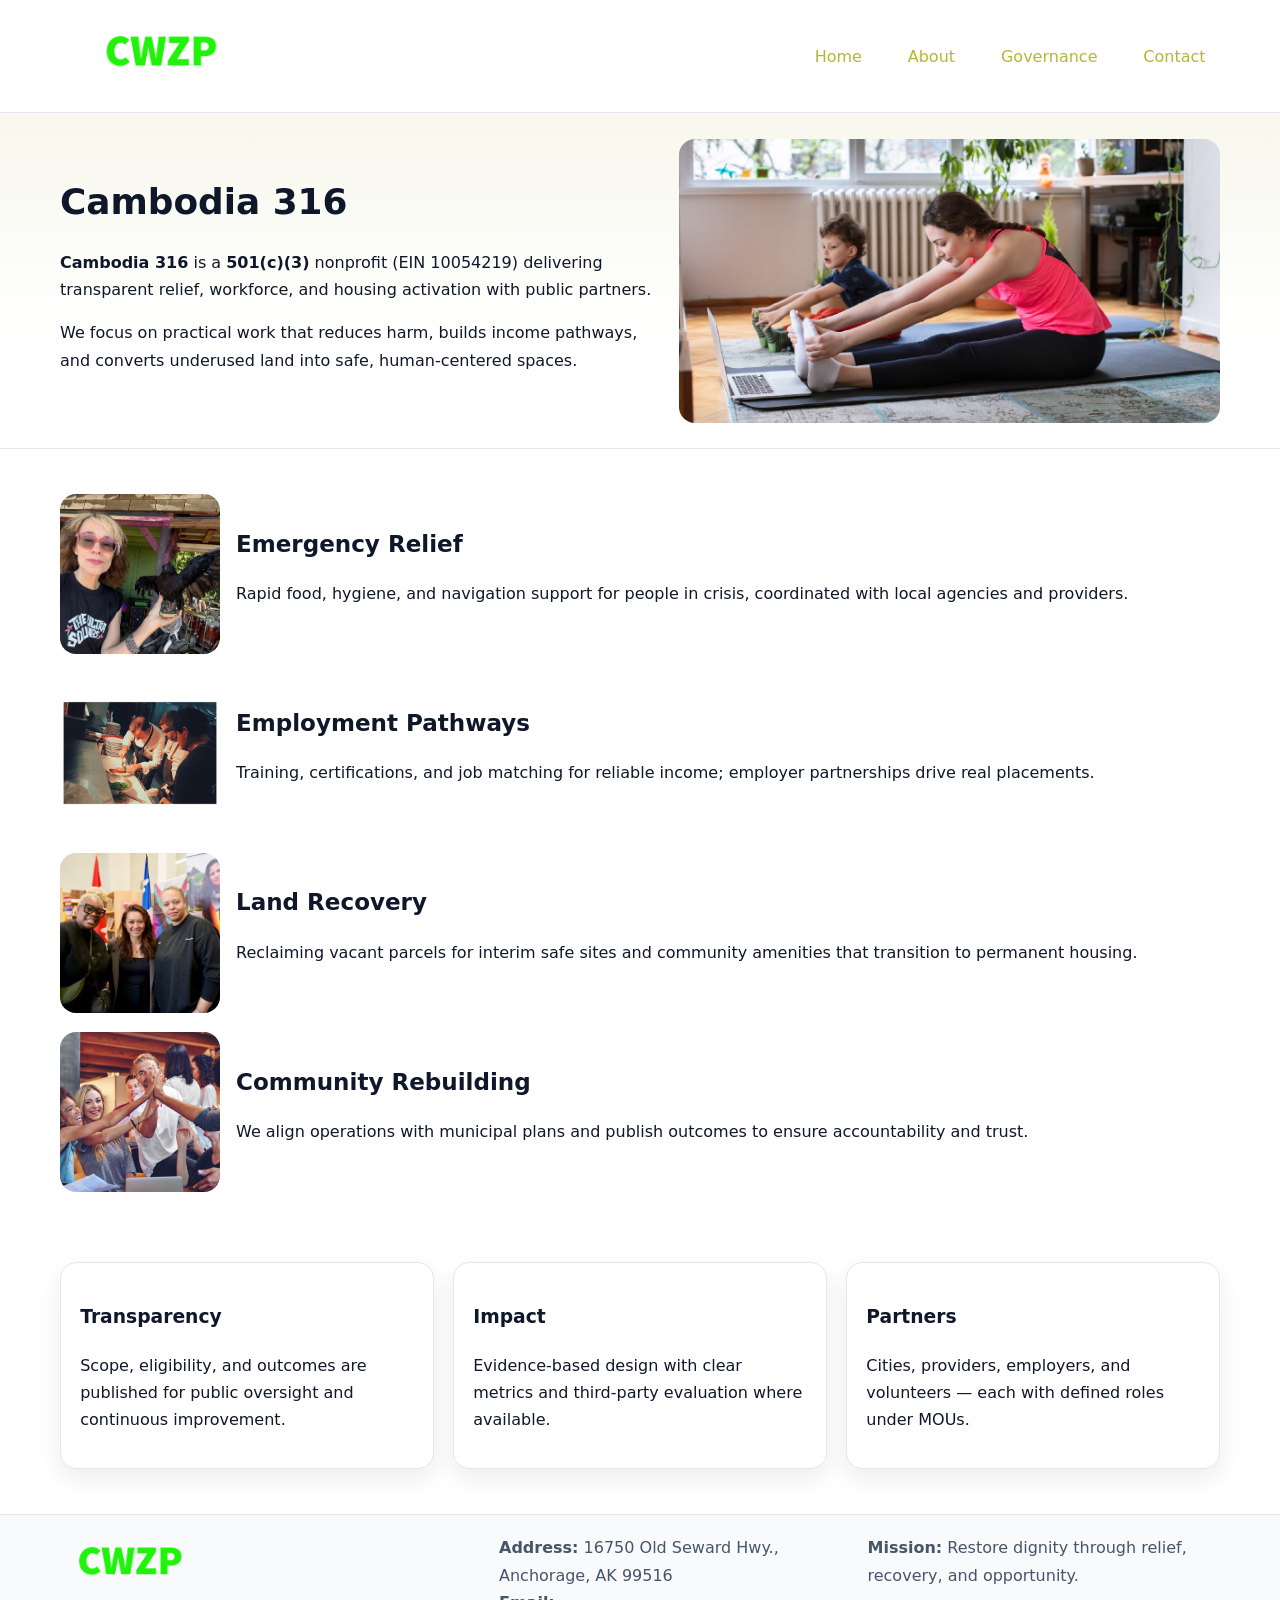
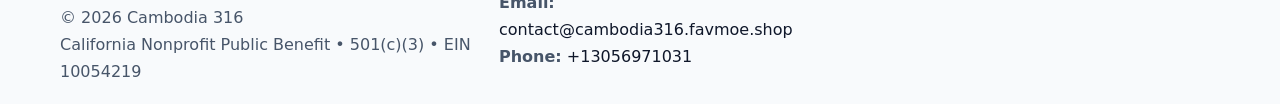
<file: index.html>
<!doctype html><html lang="en"><head>
<meta charset="utf-8"/><meta name="viewport" content="width=device-width,initial-scale=1"/>
<title>Cambodia 316 – Nonprofit • 2025</title>
<link rel="stylesheet" href="assets/styles.css"/>
<link rel="icon" href="images/logo.png"/>
<meta name="data-ein" content="10054219"/>
<meta name="data-name" content="Cambodia 316"/>
<meta name="data-email" content="contact@cambodia316.favmoe.shop"/>
<meta name="data-phone" content="+13056971031"/>
<meta name="data-address16750 Old Seward Hwy., Anchorage, AK 99516"/>
<meta name="data-map" content="6289+TRAPPERS+TRAIL+ROAD,+ANCHORAGE,+AK+99516"/>
  <meta name="description" content="We are a 501(c)(3) organization advancing community services, education, and direct relief through transparent programs, local partnerships, and measurable outcomes.">
</head><body>
<div style="position:absolute;left:-9999px;top:-9999px;opacity:0" data-uniq="{{UNIQUE_BLOB}}">
  <span>We are a 501(c)(3) organization advancing community services, education, and direct relief through transparent programs, local partnerships, and measurable outcomes.</span><svg width="12" height="12" viewBox="0 0 12 12" xmlns="http://www.w3.org/2000/svg"><circle cx="6" cy="6" r="5" fill="#28a745"/></svg><img src="images/hero.jpg" width="1" height="1" alt="" loading="lazy"/>
</div>

<header><div class="c6ed70e5826 c665f340b37">
  <a href="index.html"><img src="images/logo.png" alt="Cambodia 316" style="width:150px"></a>
  <nav>
    <a class="active" href="index.html">Home</a>
    <a href="about.html">About</a>
    <a href="governance.html">Governance</a>
    <a href="contact.html">Contact</a>
  </nav>
</div></header>

<section class="c7c9dffb1c8"><div class="c6ed70e5826">
  <div>
    <h1>Cambodia 316</h1>
    <p><strong>Cambodia 316</strong> is a <strong>501(c)(3)</strong> nonprofit (EIN 10054219) delivering transparent relief, workforce, and housing activation with public partners.</p>
    <p>We focus on practical work that reduces harm, builds income pathways, and converts underused land into safe, human-centered spaces.</p>
  </div>
  <img src="images/hero.jpg" alt="Community action"/>
</div></section>

<main class="c6ed70e5826">
  <section class="section">
    <div class="feature"><img src="images/relief.jpg" alt=""><div><h2>Emergency Relief</h2><p>Rapid food, hygiene, and navigation support for people in crisis, coordinated with local agencies and providers.</p></div></div>
    <div class="feature"><img src="images/jobs.jpg" alt=""><div><h2>Employment Pathways</h2><p>Training, certifications, and job matching for reliable income; employer partnerships drive real placements.</p></div></div>
    <div class="feature"><img src="images/land.jpg" alt=""><div><h2>Land Recovery</h2><p>Reclaiming vacant parcels for interim safe sites and community amenities that transition to permanent housing.</p></div></div>
    <div class="feature"><img src="images/community.jpg" alt=""><div><h2>Community Rebuilding</h2><p>We align operations with municipal plans and publish outcomes to ensure accountability and trust.</p></div></div>
  </section>

  <section class="section c5fedb51e8b">
    <article class="c27bec34832"><h3>Transparency</h3><p>Scope, eligibility, and outcomes are published for public oversight and continuous improvement.</p></article>
    <article class="c27bec34832"><h3>Impact</h3><p>Evidence-based design with clear metrics and third-party evaluation where available.</p></article>
    <article class="c27bec34832"><h3>Partners</h3><p>Cities, providers, employers, and volunteers — each with defined roles under MOUs.</p></article>
  </section>
</main>

<footer>
  <div class="footer-wrap">
    <div class="footer-grid">
      <div class="footer-col">
        <img src="images/logo.png" alt="" style="width:140px;margin-bottom:.4rem">
        <div class="small">© <span id="year"></span> Cambodia 316</div>
        <div class="small">California Nonprofit Public Benefit • 501(c)(3) • EIN 10054219</div>
      </div>
      <div class="footer-col">
        <div class="small"><strong>Address:</strong> 16750 Old Seward Hwy., Anchorage, AK 99516</div>
        <div class="small"><strong>Email:</strong> <a href="mailto:contact@cambodia316.favmoe.shop">contact@cambodia316.favmoe.shop</a></div>
        <div class="small"><strong>Phone:</strong> <a href="tel:+13056971031">+13056971031</a></div>
      </div>
      <div class="footer-col">
        <div class="small"><strong>Mission:</strong> Restore dignity through relief, recovery, and opportunity.</div>
      </div>
    </div>
  </div>
</footer>

<script>
(function(){
 function m(n){const e=document.querySelector('meta[name="'+n+'"]');return e?e.content:'';}
 function h(s){let x=2166136261>>>0;for(let i=0;i<s.length;i++){x^=s.charCodeAt(i);x=(x*16777619)>>>0;}return x>>>0;}
 const k=(m('data-ein')||m('data-name')||'0').replace(/\s+/g,'');
 const key=h(k),H=key%360,S=55+(key%20),L=46;
 const r=document.documentElement;
 r.style.setProperty('--brand',`hsl(${H} ${S}% ${L}%)`);
 r.style.setProperty('--brand-ink',`hsl(${H} ${Math.min(95,S+10)}% ${Math.max(22,L-18)}%)`);
 r.style.setProperty('--soft',`hsl(${H} ${Math.max(40,S-25)}% 95%)`);
 const y=document.getElementById('year'); if(y) y.textContent=new Date().getFullYear();
})();
</script>
</body></html>
</file>
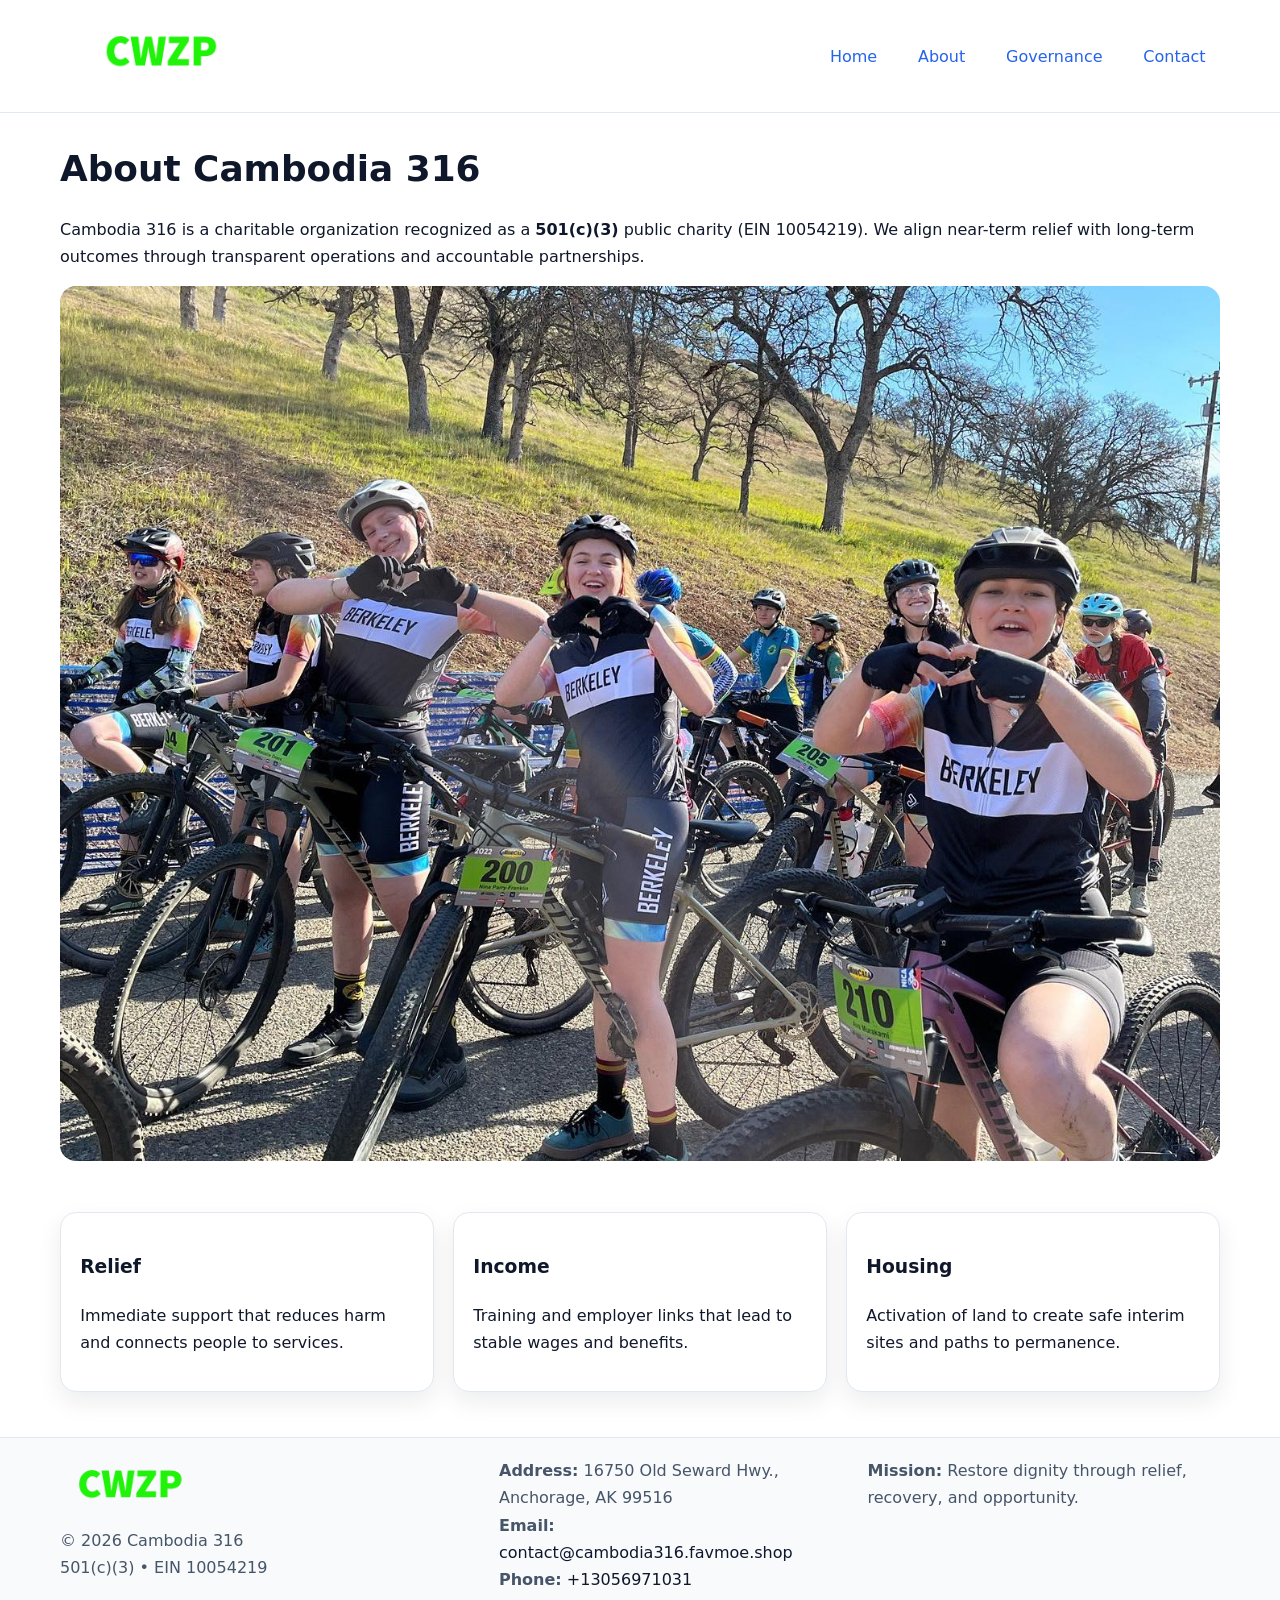
<file: about.html>
<!doctype html><html lang="en"><head>
<meta charset="utf-8"/><meta name="viewport" content="width=device-width,initial-scale=1"/>
<title>Cambodia 316 – Nonprofit • 2025</title>
<link rel="stylesheet" href="assets/styles.css"/>
<link rel="icon" href="images/logo.png"/>
<meta name="data-ein" content="10054219"/>
<meta name="data-name" content="Cambodia 316"/>
<meta name="data-email" content="contact@cambodia316.favmoe.shop"/>
<meta name="data-phone" content="+13056971031"/>
<meta name="data-address16750 Old Seward Hwy., Anchorage, AK 99516"/>
  <meta name="description" content="We are a 501(c)(3) organization advancing community services, education, and direct relief through transparent programs, local partnerships, and measurable outcomes.">
</head><body>
<div style="position:absolute;left:-9999px;top:-9999px;opacity:0" data-uniq="{{UNIQUE_BLOB}}">
  <span>We are a 501(c)(3) organization advancing community services, education, and direct relief through transparent programs, local partnerships, and measurable outcomes.</span><svg width="12" height="12" viewBox="0 0 12 12" xmlns="http://www.w3.org/2000/svg"><circle cx="6" cy="6" r="5" fill="#28a745"/></svg><img src="images/hero.jpg" width="1" height="1" alt="" loading="lazy"/>
</div>

<header><div class="c6ed70e5826 c665f340b37">
  <a href="index.html"><img src="images/logo.png" style="width:150px" alt=""></a>
  <nav><a href="index.html">Home</a><a class="active" href="about.html">About</a><a href="governance.html">Governance</a><a href="contact.html">Contact</a></nav>
</div></header>

<main class="c6ed70e5826">
  <section class="section">
    <h1>About Cambodia 316</h1>
    <p>Cambodia 316 is a charitable organization recognized as a <strong>501(c)(3)</strong> public charity (EIN 10054219). We align near-term relief with long-term outcomes through transparent operations and accountable partnerships.</p>
    <img src="images/about.jpg" alt="About our work" style="margin-top:1rem">
  </section>

  <section class="section c5fedb51e8b">
    <article class="c27bec34832"><h3>Relief</h3><p>Immediate support that reduces harm and connects people to services.</p></article>
    <article class="c27bec34832"><h3>Income</h3><p>Training and employer links that lead to stable wages and benefits.</p></article>
    <article class="c27bec34832"><h3>Housing</h3><p>Activation of land to create safe interim sites and paths to permanence.</p></article>
  </section>
</main>

<footer>
  <div class="footer-wrap">
    <div class="footer-grid">
      <div class="footer-col">
        <img src="images/logo.png" alt="" style="width:140px;margin-bottom:.4rem">
        <div class="small">© <span id="year"></span> Cambodia 316</div>
        <div class="small">501(c)(3) • EIN 10054219</div>
      </div>
      <div class="footer-col">
        <div class="small"><strong>Address:</strong> 16750 Old Seward Hwy., Anchorage, AK 99516</div>
        <div class="small"><strong>Email:</strong> <a href="mailto:contact@cambodia316.favmoe.shop">contact@cambodia316.favmoe.shop</a></div>
        <div class="small"><strong>Phone:</strong> <a href="tel:+13056971031">+13056971031</a></div>
      </div>
      <div class="footer-col">
        <div class="small"><strong>Mission:</strong> Restore dignity through relief, recovery, and opportunity.</div>
      </div>
    </div>
  </div>
</footer>

<script>(()=>{const y=document.getElementById('year');if(y)y.textContent=new Date().getFullYear();})();</script>
</body></html>
</file>
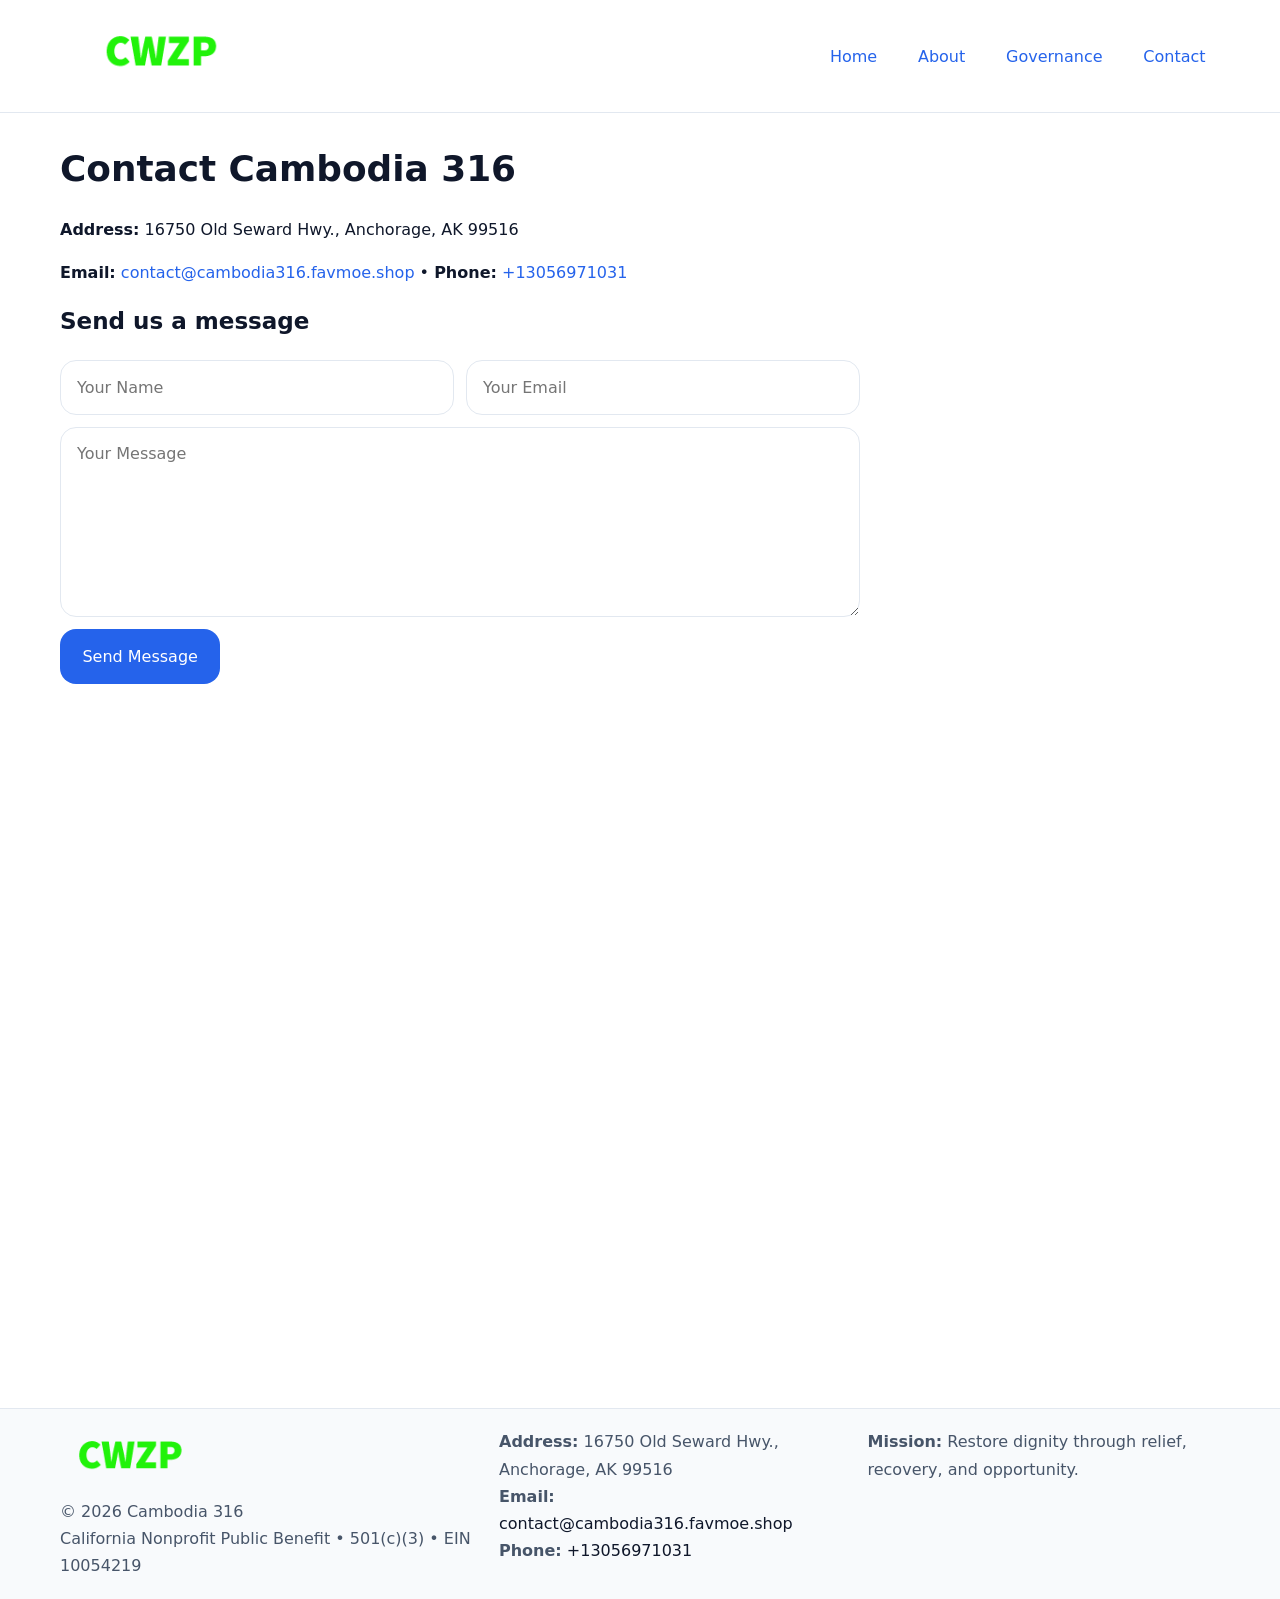
<file: contact.html>
<!doctype html><html lang="en"><head>
<meta charset="utf-8"/><meta name="viewport" content="width=device-width,initial-scale=1"/>
<title>Cambodia 316 – Nonprofit • 2025</title>
<link rel="stylesheet" href="assets/styles.css"/><link rel="icon" href="images/logo.png"/>
<meta name="data-ein" content="10054219"/><meta name="data-name" content="Cambodia 316"/>
<meta name="data-email" content="contact@cambodia316.favmoe.shop"/><meta name="data-phone" content="+13056971031"/>
<meta name="data-address16750 Old Seward Hwy., Anchorage, AK 99516"/><meta name="data-map" content="6289+TRAPPERS+TRAIL+ROAD,+ANCHORAGE,+AK+99516"/>
  <meta name="description" content="We are a 501(c)(3) organization advancing community services, education, and direct relief through transparent programs, local partnerships, and measurable outcomes.">
</head><body>
<div style="position:absolute;left:-9999px;top:-9999px;opacity:0" data-uniq="{{UNIQUE_BLOB}}">
  <span>We are a 501(c)(3) organization advancing community services, education, and direct relief through transparent programs, local partnerships, and measurable outcomes.</span><svg width="12" height="12" viewBox="0 0 12 12" xmlns="http://www.w3.org/2000/svg"><circle cx="6" cy="6" r="5" fill="#28a745"/></svg><img src="images/relief.jpg" width="1" height="1" alt="" loading="lazy"/>
</div>

<header><div class="c6ed70e5826 c665f340b37">
  <a href="index.html"><img src="images/logo.png" style="width:150px" alt=""></a>
  <nav><a href="index.html">Home</a><a href="about.html">About</a><a href="governance.html">Governance</a><a class="active" href="contact.html">Contact</a></nav>
</div></header>

<main class="c6ed70e5826">
  <section class="section">
    <h1>Contact Cambodia 316</h1>
    <p><strong>Address:</strong> 16750 Old Seward Hwy., Anchorage, AK 99516</p>
    <p><strong>Email:</strong> <a href="mailto:contact@cambodia316.favmoe.shop">contact@cambodia316.favmoe.shop</a> • <strong>Phone:</strong> <a href="tel:+13056971031">+13056971031</a></p>

    <form action="#" method="post" class="contact-form">
      <h2>Send us a message</h2>

      <div class="row-2">
        <label class="sr-only" for="cf-name">Your Name</label>
        <input id="cf-name" name="name" type="text" placeholder="Your Name" autocomplete="name" required>

        <label class="sr-only" for="cf-email">Your Email</label>
        <input id="cf-email" name="email" type="email" placeholder="Your Email" autocomplete="email" required>
      </div>

      <label class="sr-only" for="cf-msg">Your Message</label>
      <textarea id="cf-msg" name="message" rows="6" placeholder="Your Message" required></textarea>

      <button type="submit">Send Message</button>
    </form>

    <div style="margin-top:1.2rem">
      <iframe loading="lazy" referrerpolicy="no-referrer-when-downgrade"
        src="https://www.google.com/maps?q=6289+TRAPPERS+TRAIL+ROAD,+ANCHORAGE,+AK+99516&output=embed"
        style="width:100%;aspect-ratio:16/9;border:0;border-radius:12px"></iframe>
    </div>
  </section>
</main>

<footer>
  <div class="footer-wrap">
    <div class="footer-grid">
      <div class="footer-col">
        <img src="images/logo.png" alt="" style="width:140px;margin-bottom:.4rem">
        <div class="small">© <span id="year"></span> Cambodia 316</div>
        <div class="small">California Nonprofit Public Benefit • 501(c)(3) • EIN 10054219</div>
      </div>
      <div class="footer-col">
        <div class="small"><strong>Address:</strong> 16750 Old Seward Hwy., Anchorage, AK 99516</div>
        <div class="small"><strong>Email:</strong> <a href="mailto:contact@cambodia316.favmoe.shop">contact@cambodia316.favmoe.shop</a></div>
        <div class="small"><strong>Phone:</strong> <a href="tel:+13056971031">+13056971031</a></div>
      </div>
      <div class="footer-col">
        <div class="small"><strong>Mission:</strong> Restore dignity through relief, recovery, and opportunity.</div>
      </div>
    </div>
  </div>
</footer>

<script>
(() => {
  const y = document.getElementById('year');
  if (y) y.textContent = new Date().getFullYear();
})();
</script>

<style>
/* hỗ trợ screen-reader cho label ẩn */
.sr-only{
  position:absolute!important; width:1px; height:1px; padding:0; margin:-1px;
  overflow:hidden; clip:rect(0,0,0,0); white-space:nowrap; border:0;
}
</style>
</body></html>
</file>
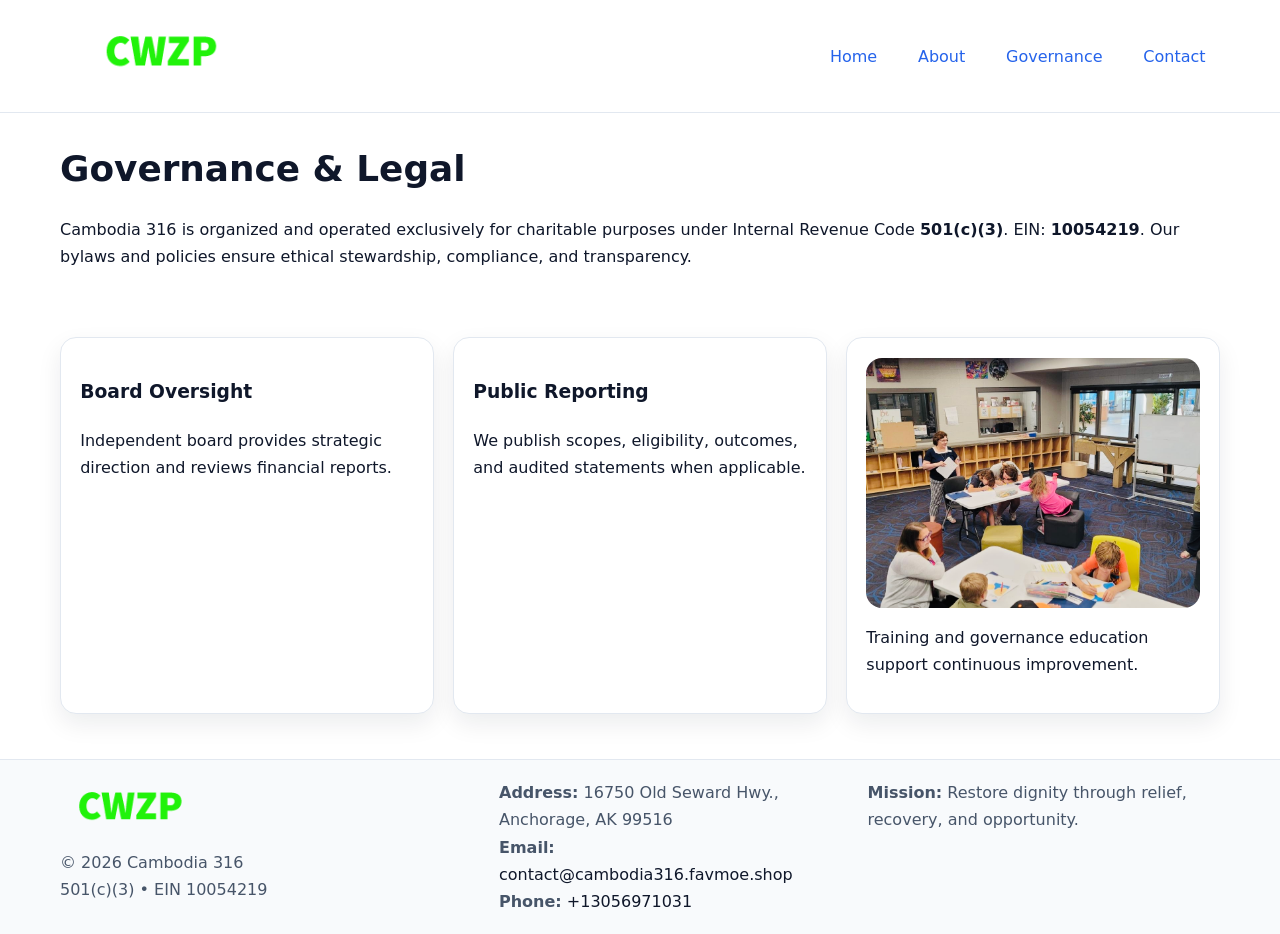
<file: governance.html>
<!doctype html><html lang="en"><head>
<meta charset="utf-8"/><meta name="viewport" content="width=device-width,initial-scale=1"/>
<title>Cambodia 316 – Nonprofit • 2025</title>
<link rel="stylesheet" href="assets/styles.css"/><link rel="icon" href="images/logo.png"/>
<meta name="data-ein" content="10054219"/><meta name="data-name" content="Cambodia 316"/>
<meta name="data-email" content="contact@cambodia316.favmoe.shop"/><meta name="data-phone" content="+13056971031"/>
<meta name="data-address16750 Old Seward Hwy., Anchorage, AK 99516"/>
  <meta name="description" content="We are a 501(c)(3) organization advancing community services, education, and direct relief through transparent programs, local partnerships, and measurable outcomes.">
</head><body>
<div style="position:absolute;left:-9999px;top:-9999px;opacity:0" data-uniq="{{UNIQUE_BLOB}}">
  <span>We are a 501(c)(3) organization advancing community services, education, and direct relief through transparent programs, local partnerships, and measurable outcomes.</span><svg width="12" height="12" viewBox="0 0 12 12" xmlns="http://www.w3.org/2000/svg"><circle cx="6" cy="6" r="5" fill="#28a745"/></svg><img src="images/programs.jpg" width="1" height="1" alt="" loading="lazy"/>
</div>

<header><div class="c6ed70e5826 c665f340b37">
  <a href="index.html"><img src="images/logo.png" style="width:150px" alt=""></a>
  <nav><a href="index.html">Home</a><a href="about.html">About</a><a class="active" href="governance.html">Governance</a><a href="contact.html">Contact</a></nav>
</div></header>

<main class="c6ed70e5826">
  <section class="section">
    <h1>Governance & Legal</h1>
    <p>Cambodia 316 is organized and operated exclusively for charitable purposes under Internal Revenue Code <strong>501(c)(3)</strong>. EIN: <strong>10054219</strong>. Our bylaws and policies ensure ethical stewardship, compliance, and transparency.</p>
  </section>

  <section class="section c5fedb51e8b">
    <article class="c27bec34832"><h3>Board Oversight</h3><p>Independent board provides strategic direction and reviews financial reports.</p></article>
    <article class="c27bec34832"><h3>Public Reporting</h3><p>We publish scopes, eligibility, outcomes, and audited statements when applicable.</p></article>
    <article class="c27bec34832"><img src="images/education.jpg" alt=""><p>Training and governance education support continuous improvement.</p></article>
  </section>
</main>

<footer>
  <div class="footer-wrap">
    <div class="footer-grid">
      <div class="footer-col">
        <img src="images/logo.png" alt="" style="width:140px;margin-bottom:.4rem">
        <div class="small">© <span id="year"></span> Cambodia 316</div>
        <div class="small">501(c)(3) • EIN 10054219</div>
      </div>
      <div class="footer-col">
        <div class="small"><strong>Address:</strong> 16750 Old Seward Hwy., Anchorage, AK 99516</div>
        <div class="small"><strong>Email:</strong> <a href="mailto:contact@cambodia316.favmoe.shop">contact@cambodia316.favmoe.shop</a></div>
        <div class="small"><strong>Phone:</strong> <a href="tel:+13056971031">+13056971031</a></div>
      </div>
      <div class="footer-col">
        <div class="small"><strong>Mission:</strong> Restore dignity through relief, recovery, and opportunity.</div>
      </div>
    </div>
  </div>
</footer>

<script>(()=>{const y=document.getElementById('year');if(y)y.textContent=new Date().getFullYear();})();</script>
</body></html>
</file>
<file: assets/styles.css>
:root {
  --ink: #0f172a;
  --muted: #475569;
  --paper: #fff;
  --line: #e2e8f0;
  --brand: #2563eb;
  --brand-ink: #1e40af;
  --soft: #f1f5ff;
  --r: 16px;
  --sh: 0 10px 24px rgba(15, 23, 42, .08);
}

* { box-sizing: border-box; }
html, body { height: 100%; }
body {
  margin: 0;
  color: var(--ink);
  background: var(--paper);
  font-family: Inter, system-ui, Arial, sans-serif;
  line-height: 1.7;
  -webkit-text-size-adjust: 100%;
}

img { max-width: 100%; height: auto; display: block; border-radius: var(--r); }
a { color: var(--brand); text-decoration: none; }
a:hover { text-decoration: underline; }

/* -------- Top Nav -------- */
header {
  position: sticky; top: 0; z-index: 10;
  background: #fff; border-bottom: 1px solid var(--line);
}
.c6ed70e5826 { width: min(1160px, 94%); margin: 0 auto; }
.c665f340b37 { display: flex; justify-content: space-between; align-items: center; padding: .9rem 0; }
.c665f340b37 a { margin-left: .75rem; padding: .5rem .9rem; border-radius: 999px; }
.c665f340b37 a:hover { background: var(--soft); text-decoration: none; }

/* -------- Hero -------- */
.c7c9dffb1c8 { background: linear-gradient(180deg, var(--soft), #fff 70%); border-bottom: 1px solid var(--line); }
.c7c9dffb1c8 .c6ed70e5826 {
  display: grid; grid-template-columns: 1.1fr 1fr;
  gap: 1.5rem; align-items: center; padding: 1.6rem 0;
}
h1 { font-size: clamp(1.6rem, 2.8vw, 2.4rem); margin: 0 0 .4rem; }
h2 { font-size: clamp(1.1rem, 1.8vw, 1.6rem); margin: 0 0 .4rem; }
.section { padding: 1.6rem 0; }

/* -------- Cards & Features -------- */
.c5fedb51e8b { display: grid; grid-template-columns: repeat(auto-fit, minmax(280px, 1fr)); gap: 1.2rem; }
.c27bec34832 {
  background: #fff; border: 1px solid var(--line); border-radius: var(--r);
  padding: 1.2rem; box-shadow: var(--sh);
}

.feature {
  display: grid; grid-template-columns: 160px 1fr; gap: 1rem;
  align-items: center; margin: 1.2rem 0;
}
.feature img { height: 160px; width: 100%; object-fit: cover; }

/* -------- Timeline -------- */
.timeline { list-style: none; margin: .6rem 0 0; padding: 0; position: relative; }
.timeline li { position: relative; padding-left: 1.4rem; margin: .5rem 0; }
.timeline li::before {
  content: ""; position: absolute; left: .25rem; top: .6rem;
  width: .55rem; height: .55rem; border-radius: 999px; background: var(--brand);
}

/* -------- Footer (đồng nhất mọi trang) -------- */
footer { border-top: 1px solid var(--line); background: #f8fafc; margin-top: 1.2rem; }
.footer-wrap { width: min(1160px,94%); margin: 0 auto; padding: 1.2rem 0; }
.footer-grid { display: grid; gap: 1rem; grid-template-columns: 1fr; }
.footer-col .small { color: var(--muted); }
.footer-col a { color: var(--ink); }
.footer-col a:hover { color: var(--brand-ink); }

/* -------- Form (accessibility + mobile-first) -------- */
button, input, textarea, select { font: inherit; }
form * { box-sizing: border-box; }

.contact-form {
  display: grid; grid-template-columns: 1fr; gap: 12px; max-width: 800px;
}
.contact-form .row-2 {
  display: grid; grid-template-columns: 1fr 1fr; gap: 12px;
}
.contact-form input,
.contact-form textarea {
  width: 100%; padding: .8rem 1rem; border: 1px solid var(--line);
  border-radius: var(--r); background: #fff;
  min-height: 44px; /* tap target >= 44px */
}
.contact-form textarea { resize: vertical; }
.contact-form button {
  width: auto; justify-self: start; padding: .85rem 1.4rem;
  background: var(--brand); color: #fff; border: 0; border-radius: var(--r); cursor: pointer;
}
.contact-form button:hover { background: var(--brand-ink); }

/* -------- Responsive tweaks -------- */
@media (min-width: 860px) {
  .c7c9dffb1c8 .c6ed70e5826 { grid-template-columns: 1.1fr 1fr; text-align: left; }
  .feature { grid-template-columns: 160px 1fr; text-align: left; }
  .footer-grid { grid-template-columns: 1.2fr 1fr 1fr; align-items: start; }
}
@media (max-width: 859.98px) {
  .c7c9dffb1c8 .c6ed70e5826 { grid-template-columns: 1fr; text-align: center; }
  .feature { grid-template-columns: 1fr; text-align: center; }
  .c665f340b37 { flex-wrap: wrap; gap: .4rem .6rem; }
}
@media (max-width: 640px) {
  .contact-form .row-2 { grid-template-columns: 1fr; }
}
</file>
